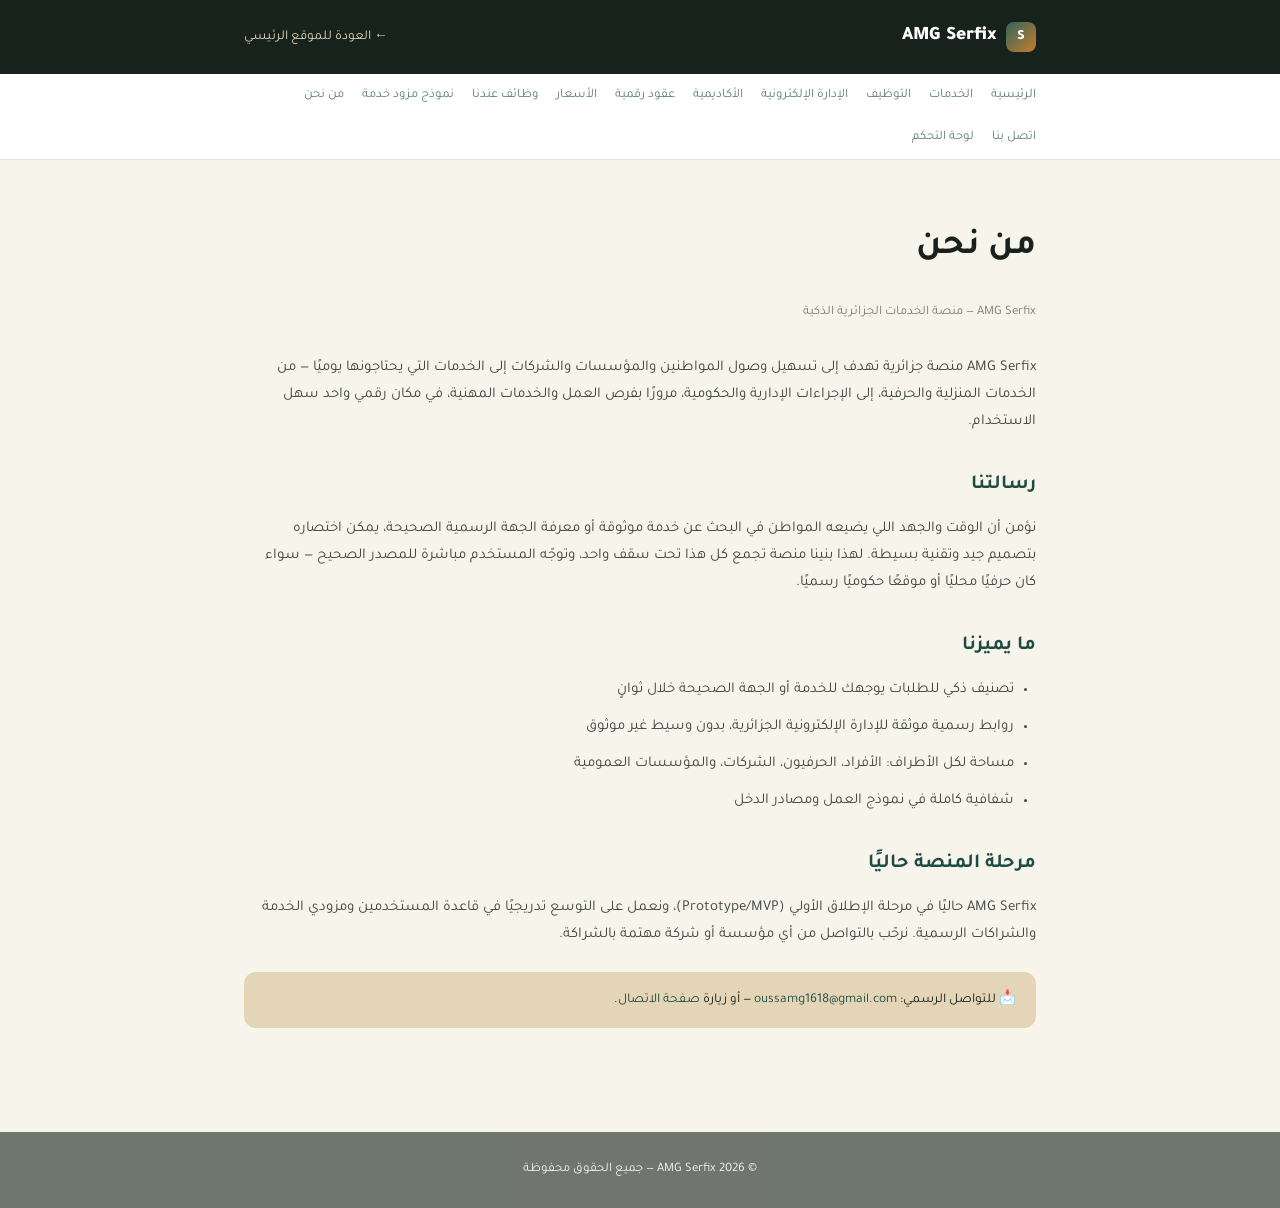
<file: about.html>
<!DOCTYPE html>
<html lang="ar" dir="rtl">
<head>
<meta charset="UTF-8"><meta name="viewport" content="width=device-width, initial-scale=1.0">
<title>من نحن | AMG Serfix</title>
<link href="https://fonts.googleapis.com/css2?family=Tajawal:wght@300;400;500;700;900&display=swap" rel="stylesheet">
<link rel="stylesheet" href="shared.css">
</head>
<body>
<header><div class="container">
  <div class="logo"><div class="logo-mark">S</div> AMG Serfix</div>
  <a href="index.html" class="back-link">← العودة للموقع الرئيسي</a>
</div></header>
<div class="quick-nav"><div class="container">
  <a href="index.html">الرئيسية</a>
  <a href="index.html#categories">الخدمات</a>
  <a href="index.html#jobs">التوظيف</a>
  <a href="index.html#egov">الإدارة الإلكترونية</a>
  <a href="index.html#academy">الأكاديمية</a>
  <a href="contract-generator.html">عقود رقمية</a>
  <a href="pricing.html">الأسعار</a>
  <a href="careers.html">وظائف عندنا</a>
  <a href="provider-profile.html">نموذج مزود خدمة</a>
  <a href="about.html">من نحن</a>
  <a href="contact.html">اتصل بنا</a>
  <a href="admin.html">لوحة التحكم</a>
</div></div>

<main><div class="container">
  <h1>من نحن</h1>
  <p class="updated">AMG Serfix — منصة الخدمات الجزائرية الذكية</p>

  <p>AMG Serfix منصة جزائرية تهدف إلى تسهيل وصول المواطنين والمؤسسات والشركات إلى الخدمات التي يحتاجونها يوميًا — من الخدمات المنزلية والحرفية، إلى الإجراءات الإدارية والحكومية، مرورًا بفرص العمل والخدمات المهنية، في مكان رقمي واحد سهل الاستخدام.</p>

  <h2>رسالتنا</h2>
  <p>نؤمن أن الوقت والجهد اللي يضيعه المواطن في البحث عن خدمة موثوقة أو معرفة الجهة الرسمية الصحيحة، يمكن اختصاره بتصميم جيد وتقنية بسيطة. لهذا بنينا منصة تجمع كل هذا تحت سقف واحد، وتوجّه المستخدم مباشرة للمصدر الصحيح — سواء كان حرفيًا محليًا أو موقعًا حكوميًا رسميًا.</p>

  <h2>ما يميزنا</h2>
  <ul>
    <li>تصنيف ذكي للطلبات يوجهك للخدمة أو الجهة الصحيحة خلال ثوانٍ</li>
    <li>روابط رسمية موثقة للإدارة الإلكترونية الجزائرية، بدون وسيط غير موثوق</li>
    <li>مساحة لكل الأطراف: الأفراد، الحرفيون، الشركات، والمؤسسات العمومية</li>
    <li>شفافية كاملة في نموذج العمل ومصادر الدخل</li>
  </ul>

  <h2>مرحلة المنصة حاليًا</h2>
  <p>AMG Serfix حاليًا في مرحلة الإطلاق الأولي (Prototype/MVP)، ونعمل على التوسع تدريجيًا في قاعدة المستخدمين ومزودي الخدمة والشراكات الرسمية. نرحّب بالتواصل من أي مؤسسة أو شركة مهتمة بالشراكة.</p>

  <div class="note">📩 للتواصل الرسمي: <a href="mailto:oussamg1618@gmail.com">oussamg1618@gmail.com</a> — أو زيارة <a href="contact.html">صفحة الاتصال</a>.</div>
</div></main>
<footer>© 2026 AMG Serfix — جميع الحقوق محفوظة</footer>
</body>
</html>
</file>
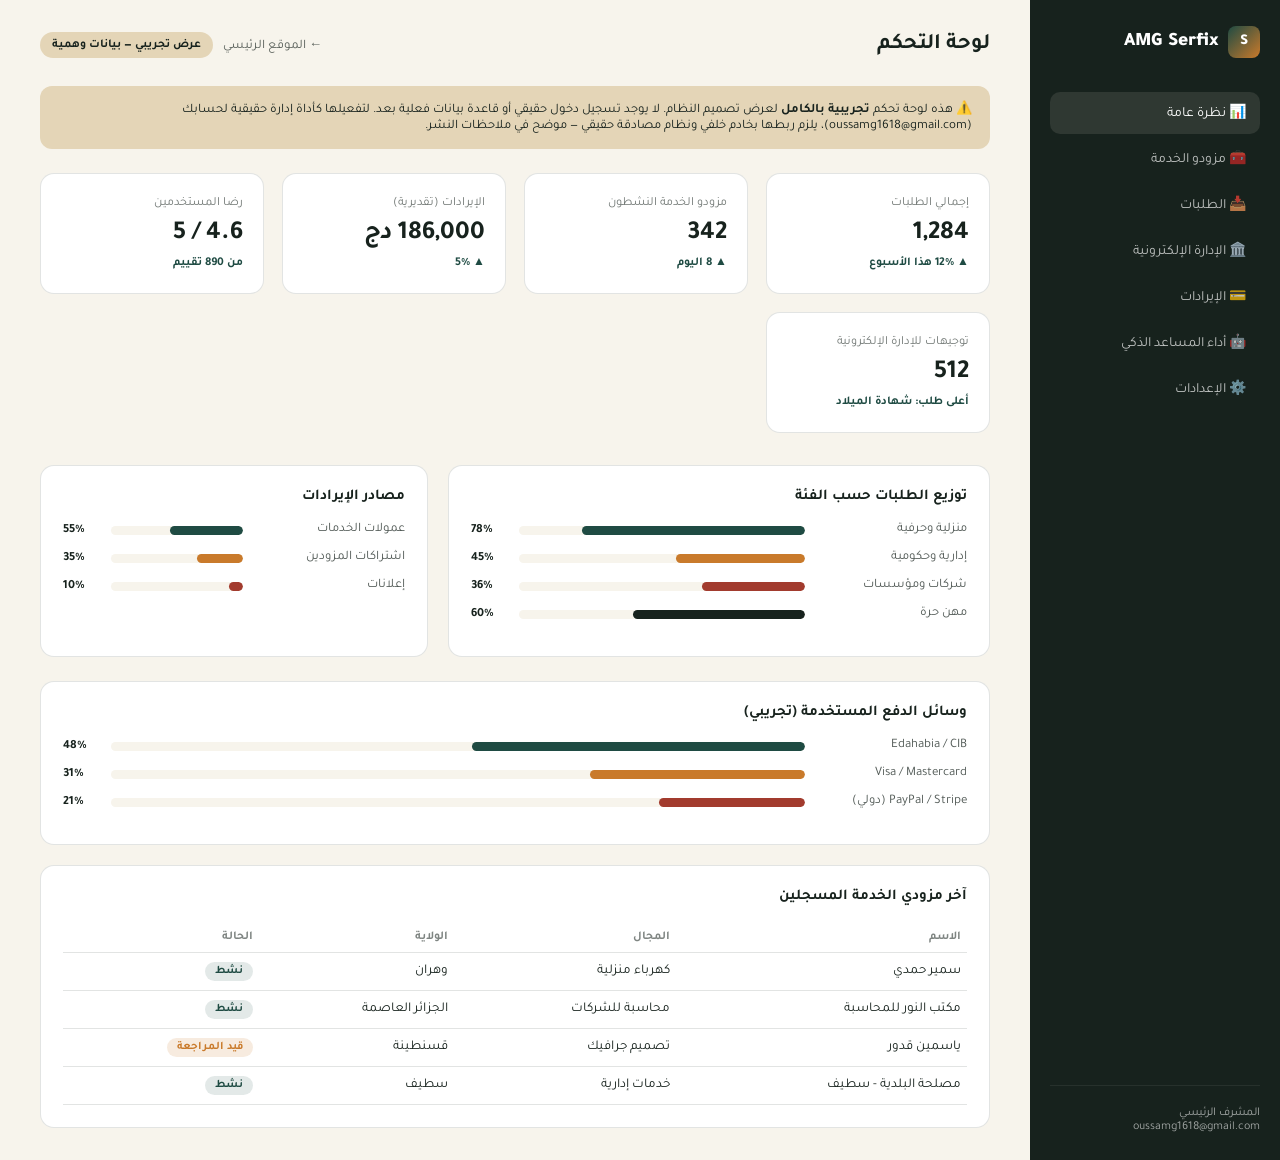
<file: admin.html>
<!DOCTYPE html>
<html lang="ar" dir="rtl">
<head>
<meta charset="UTF-8">
<meta name="viewport" content="width=device-width, initial-scale=1.0">
<title>لوحة التحكم | AMG Serfix</title>
<link href="https://fonts.googleapis.com/css2?family=Tajawal:wght@300;400;500;700;900&display=swap" rel="stylesheet">
<style>
  :root{
    --ink:#17221D; --paper:#F7F4EC; --teal:#1F4B43; --teal-light:#2E685D;
    --sand:#E4D5B7; --amber:#C97A2B; --clay:#A23B2E; --line: rgba(23,34,29,0.12);
  }
  *{box-sizing:border-box; margin:0; padding:0;}
  body{font-family:'Tajawal',sans-serif; background:var(--paper); color:var(--ink);}
  a{text-decoration:none; color:inherit;}
  .layout{display:grid; grid-template-columns:250px 1fr; min-height:100vh;}
  .sidebar{background:var(--ink); color:#fff; padding:26px 20px; display:flex; flex-direction:column;}
  .brand{display:flex; align-items:center; gap:10px; font-weight:900; font-size:19px; margin-bottom:34px;}
  .brand-mark{width:32px; height:32px; border-radius:8px; background:linear-gradient(135deg,var(--teal),var(--amber)); display:flex; align-items:center; justify-content:center; font-size:15px;}
  .side-link{padding:11px 14px; border-radius:10px; font-size:14px; opacity:.72; margin-bottom:4px; display:flex; align-items:center; gap:10px; cursor:pointer;}
  .side-link.active{background:rgba(247,244,236,0.1); opacity:1;}
  .side-owner{margin-top:auto; padding-top:20px; border-top:1px solid rgba(247,244,236,0.12); font-size:12px; opacity:.6;}
  .main{padding:32px 40px;}
  .topbar{display:flex; justify-content:space-between; align-items:center; margin-bottom:28px;}
  .topbar h1{font-size:22px;}
  .badge-demo{background:var(--sand); color:var(--ink); font-size:12px; font-weight:700; padding:6px 12px; border-radius:100px;}
  .kpi-grid{display:grid; grid-template-columns:repeat(auto-fit, minmax(190px,1fr)); gap:18px; margin-bottom:32px;}
  .kpi{background:#fff; border:1px solid var(--line); border-radius:14px; padding:20px;}
  .kpi span.label{font-size:12.5px; opacity:.6;}
  .kpi b{display:block; font-size:26px; margin:6px 0 4px;}
  .kpi .delta{font-size:12px; color:var(--teal); font-weight:700;}
  .panels{display:grid; grid-template-columns:1.4fr 1fr; gap:20px; margin-bottom:24px;}
  .panel{background:#fff; border:1px solid var(--line); border-radius:14px; padding:22px;}
  .panel h3{font-size:15px; margin-bottom:16px;}
  .bar-row{display:flex; align-items:center; gap:12px; margin-bottom:12px; font-size:13px;}
  .bar-row .name{width:150px; flex-shrink:0; opacity:.75;}
  .bar-track{flex:1; height:9px; background:var(--paper); border-radius:100px; overflow:hidden;}
  .bar-fill{height:100%; background:var(--teal); border-radius:100px;}
  .bar-val{width:36px; text-align:left; font-weight:700; font-size:12.5px;}
  table{width:100%; border-collapse:collapse; font-size:13.5px;}
  th{text-align:right; font-size:12px; opacity:.55; padding:8px 6px; border-bottom:1px solid var(--line);}
  td{padding:10px 6px; border-bottom:1px solid var(--line);}
  .status{padding:4px 10px; border-radius:100px; font-size:11.5px; font-weight:700;}
  .status.active{background:rgba(31,75,67,0.12); color:var(--teal);}
  .status.pending{background:rgba(201,122,43,0.15); color:var(--amber);}
  .note{background:var(--sand); border-radius:12px; padding:14px 18px; font-size:13px; margin-bottom:24px;}
  @media (max-width:900px){
    .layout{grid-template-columns:1fr;}
    .sidebar{display:none;}
    .kpi-grid{grid-template-columns:repeat(2,1fr);}
    .panels{grid-template-columns:1fr;}
  }
</style>
</head>
<body>
<div class="layout">
  <aside class="sidebar">
    <div class="brand"><div class="brand-mark">S</div> AMG Serfix</div>
    <div class="side-link active">📊 نظرة عامة</div>
    <div class="side-link">🧰 مزودو الخدمة</div>
    <div class="side-link">📥 الطلبات</div>
    <div class="side-link">🏛️ الإدارة الإلكترونية</div>
    <div class="side-link">💳 الإيرادات</div>
    <div class="side-link">🤖 أداء المساعد الذكي</div>
    <div class="side-link">⚙️ الإعدادات</div>
    <div class="side-owner">
      المشرف الرئيسي<br>
      oussamg1618@gmail.com
    </div>
  </aside>

  <main class="main">
    <div class="topbar">
      <h1>لوحة التحكم</h1>
      <div style="display:flex; gap:10px; align-items:center;">
        <a href="index.html" style="font-size:13px; opacity:.7; color:var(--ink);">← الموقع الرئيسي</a>
        <span class="badge-demo">عرض تجريبي — بيانات وهمية</span>
      </div>
    </div>

    <div class="note">
      ⚠️ هذه لوحة تحكم <b>تجريبية بالكامل</b> لعرض تصميم النظام. لا يوجد تسجيل دخول حقيقي أو قاعدة بيانات فعلية بعد. لتفعيلها كأداة إدارة حقيقية لحسابك (oussamg1618@gmail.com)، يلزم ربطها بخادم خلفي ونظام مصادقة حقيقي — موضح في ملاحظات النشر.
    </div>

    <div class="kpi-grid">
      <div class="kpi"><span class="label">إجمالي الطلبات</span><b>1,284</b><span class="delta">▲ 12% هذا الأسبوع</span></div>
      <div class="kpi"><span class="label">مزودو الخدمة النشطون</span><b>342</b><span class="delta">▲ 8 اليوم</span></div>
      <div class="kpi"><span class="label">الإيرادات (تقديرية)</span><b>186,000 دج</b><span class="delta">▲ 5% </span></div>
      <div class="kpi"><span class="label">رضا المستخدمين</span><b>4.6 / 5</b><span class="delta">من 890 تقييم</span></div>
      <div class="kpi"><span class="label">توجيهات للإدارة الإلكترونية</span><b>512</b><span class="delta">أعلى طلب: شهادة الميلاد</span></div>
    </div>

    <div class="panels">
      <div class="panel">
        <h3>توزيع الطلبات حسب الفئة</h3>
        <div class="bar-row"><span class="name">منزلية وحرفية</span><div class="bar-track"><div class="bar-fill" style="width:78%"></div></div><span class="bar-val">78%</span></div>
        <div class="bar-row"><span class="name">إدارية وحكومية</span><div class="bar-track"><div class="bar-fill" style="width:45%; background:var(--amber);"></div></div><span class="bar-val">45%</span></div>
        <div class="bar-row"><span class="name">شركات ومؤسسات</span><div class="bar-track"><div class="bar-fill" style="width:36%; background:var(--clay);"></div></div><span class="bar-val">36%</span></div>
        <div class="bar-row"><span class="name">مهن حرة</span><div class="bar-track"><div class="bar-fill" style="width:60%; background:var(--ink);"></div></div><span class="bar-val">60%</span></div>
      </div>
      <div class="panel">
        <h3>مصادر الإيرادات</h3>
        <div class="bar-row"><span class="name">عمولات الخدمات</span><div class="bar-track"><div class="bar-fill" style="width:55%"></div></div><span class="bar-val">55%</span></div>
        <div class="bar-row"><span class="name">اشتراكات المزودين</span><div class="bar-track"><div class="bar-fill" style="width:35%; background:var(--amber);"></div></div><span class="bar-val">35%</span></div>
        <div class="bar-row"><span class="name">إعلانات</span><div class="bar-track"><div class="bar-fill" style="width:10%; background:var(--clay);"></div></div><span class="bar-val">10%</span></div>
      </div>
    </div>

    <div class="panel" style="margin-bottom:20px;">
      <h3>وسائل الدفع المستخدمة (تجريبي)</h3>
      <div class="bar-row"><span class="name">Edahabia / CIB</span><div class="bar-track"><div class="bar-fill" style="width:48%"></div></div><span class="bar-val">48%</span></div>
      <div class="bar-row"><span class="name">Visa / Mastercard</span><div class="bar-track"><div class="bar-fill" style="width:31%; background:var(--amber);"></div></div><span class="bar-val">31%</span></div>
      <div class="bar-row"><span class="name">PayPal / Stripe (دولي)</span><div class="bar-track"><div class="bar-fill" style="width:21%; background:var(--clay);"></div></div><span class="bar-val">21%</span></div>
    </div>

    <div class="panel">
      <h3>آخر مزودي الخدمة المسجلين</h3>
      <table>
        <thead><tr><th>الاسم</th><th>المجال</th><th>الولاية</th><th>الحالة</th></tr></thead>
        <tbody>
          <tr><td>سمير حمدي</td><td>كهرباء منزلية</td><td>وهران</td><td><span class="status active">نشط</span></td></tr>
          <tr><td>مكتب النور للمحاسبة</td><td>محاسبة للشركات</td><td>الجزائر العاصمة</td><td><span class="status active">نشط</span></td></tr>
          <tr><td>ياسمين قدور</td><td>تصميم جرافيك</td><td>قسنطينة</td><td><span class="status pending">قيد المراجعة</span></td></tr>
          <tr><td>مصلحة البلدية - سطيف</td><td>خدمات إدارية</td><td>سطيف</td><td><span class="status active">نشط</span></td></tr>
        </tbody>
      </table>
    </div>
  </main>
</div>
</body>
</html>
</file>
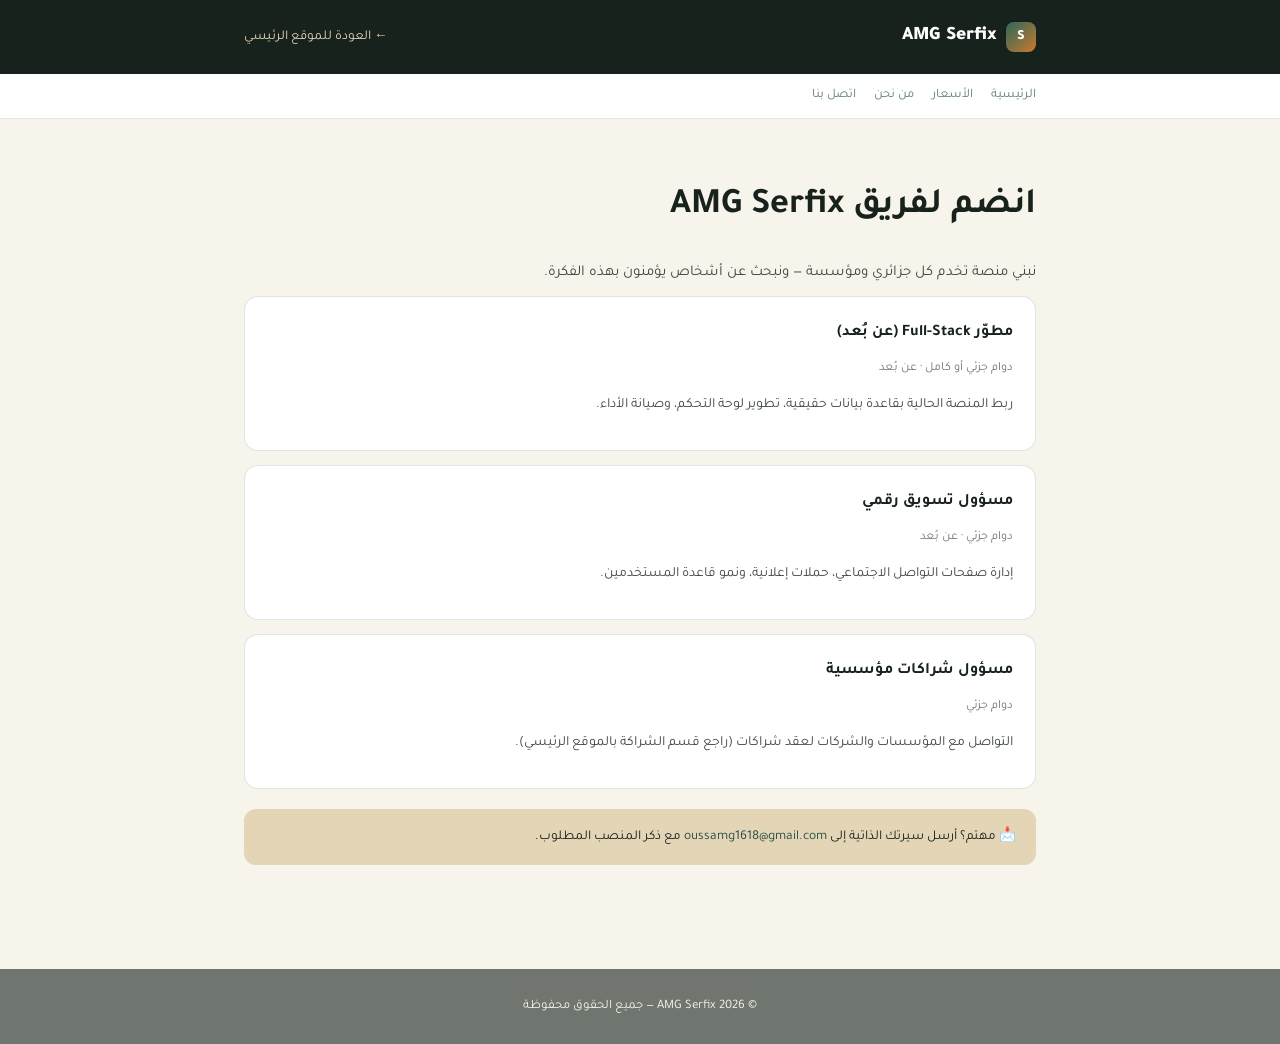
<file: careers.html>
<!DOCTYPE html>
<html lang="ar" dir="rtl">
<head>
<meta charset="UTF-8"><meta name="viewport" content="width=device-width, initial-scale=1.0">
<title>انضم لفريقنا | AMG Serfix</title>
<link href="https://fonts.googleapis.com/css2?family=Tajawal:wght@300;400;500;700;900&display=swap" rel="stylesheet">
<link rel="stylesheet" href="shared.css">
<style>
  .role-card{background:#fff; border:1px solid var(--line); border-radius:14px; padding:22px; margin-bottom:14px;}
  .role-card h3{font-size:16px; margin-bottom:6px;}
  .role-card span{font-size:12.5px; opacity:.6;}
</style>
</head>
<body>
<header><div class="container">
  <div class="logo"><div class="logo-mark">S</div> AMG Serfix</div>
  <a href="index.html" class="back-link">← العودة للموقع الرئيسي</a>
</div></header>
<div class="quick-nav"><div class="container">
  <a href="index.html">الرئيسية</a>
  <a href="pricing.html">الأسعار</a>
  <a href="about.html">من نحن</a>
  <a href="contact.html">اتصل بنا</a>
</div></div>
<main><div class="container">
  <h1>انضم لفريق AMG Serfix</h1>
  <p>نبني منصة تخدم كل جزائري ومؤسسة — ونبحث عن أشخاص يؤمنون بهذه الفكرة.</p>

  <div class="role-card">
    <h3>مطوّر Full-Stack (عن بُعد)</h3>
    <span>دوام جزئي أو كامل · عن بُعد</span>
    <p style="margin-top:10px; font-size:14px;">ربط المنصة الحالية بقاعدة بيانات حقيقية، تطوير لوحة التحكم، وصيانة الأداء.</p>
  </div>
  <div class="role-card">
    <h3>مسؤول تسويق رقمي</h3>
    <span>دوام جزئي · عن بُعد</span>
    <p style="margin-top:10px; font-size:14px;">إدارة صفحات التواصل الاجتماعي، حملات إعلانية، ونمو قاعدة المستخدمين.</p>
  </div>
  <div class="role-card">
    <h3>مسؤول شراكات مؤسسية</h3>
    <span>دوام جزئي</span>
    <p style="margin-top:10px; font-size:14px;">التواصل مع المؤسسات والشركات لعقد شراكات (راجع قسم الشراكة بالموقع الرئيسي).</p>
  </div>

  <div class="note" style="margin-top:20px;">📩 مهتم؟ أرسل سيرتك الذاتية إلى <a href="mailto:oussamg1618@gmail.com">oussamg1618@gmail.com</a> مع ذكر المنصب المطلوب.</div>
</div></main>
<footer>© 2026 AMG Serfix — جميع الحقوق محفوظة</footer>
</body>
</html>
</file>
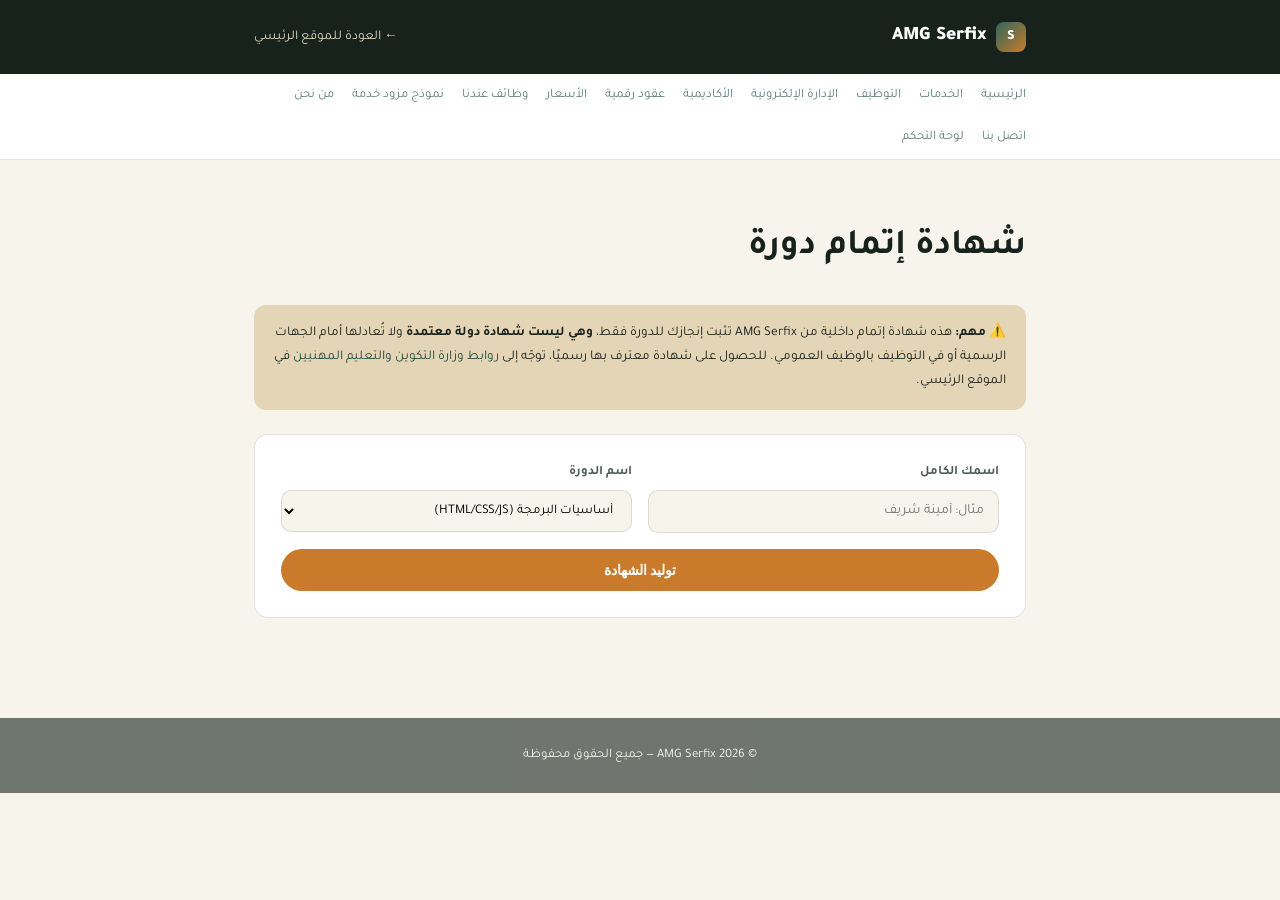
<file: certificate-generator.html>
<!DOCTYPE html>
<html lang="ar" dir="rtl">
<head>
<meta charset="UTF-8"><meta name="viewport" content="width=device-width, initial-scale=1.0">
<title>شهادة إتمام دورة | AMG Serfix</title>
<link href="https://fonts.googleapis.com/css2?family=Tajawal:wght@300;400;500;700;900&family=Amiri:wght@700&display=swap" rel="stylesheet">
<link rel="stylesheet" href="shared.css">
<style>
  .container{max-width:820px;}
  .panel{background:#fff; border:1px solid var(--line); border-radius:14px; padding:26px; margin-bottom:20px;}
  .grid2{display:grid; grid-template-columns:1fr 1fr; gap:16px;}
  .cert-preview{
    background:#fff; border:10px solid var(--teal); border-radius:4px; padding:44px 36px; text-align:center;
    position:relative; overflow:hidden;
  }
  .cert-preview::before{
    content:""; position:absolute; inset:14px; border:1.5px solid var(--sand); pointer-events:none;
  }
  .cert-badge{width:70px; height:70px; border-radius:50%; background:linear-gradient(135deg,var(--teal),var(--amber)); margin:0 auto 18px; display:flex; align-items:center; justify-content:center; color:#fff; font-size:28px;}
  .cert-preview h2{font-family:'Amiri',serif; font-size:26px; margin-bottom:6px;}
  .cert-preview .sub{font-size:12.5px; opacity:.6; margin-bottom:26px; letter-spacing:1px;}
  .cert-name{font-family:'Amiri',serif; font-size:24px; color:var(--teal); margin:14px 0; border-bottom:1px solid var(--sand); display:inline-block; padding-bottom:6px;}
  .cert-course{font-size:16px; font-weight:700; margin-bottom:6px;}
  .cert-date{font-size:13px; opacity:.6; margin-bottom:20px;}
  .hash-box{background:var(--ink); color:var(--sand); border-radius:10px; padding:12px 16px; font-family:monospace; font-size:11.5px; word-break:break-all; margin-top:16px;}
</style>
</head>
<body>
<header><div class="container">
  <div class="logo"><div class="logo-mark">S</div> AMG Serfix</div>
  <a href="index.html" class="back-link">← العودة للموقع الرئيسي</a>
</div></header>
<div class="quick-nav"><div class="container">
  <a href="index.html">الرئيسية</a>
  <a href="index.html#categories">الخدمات</a>
  <a href="index.html#jobs">التوظيف</a>
  <a href="index.html#egov">الإدارة الإلكترونية</a>
  <a href="index.html#academy">الأكاديمية</a>
  <a href="contract-generator.html">عقود رقمية</a>
  <a href="pricing.html">الأسعار</a>
  <a href="careers.html">وظائف عندنا</a>
  <a href="provider-profile.html">نموذج مزود خدمة</a>
  <a href="about.html">من نحن</a>
  <a href="contact.html">اتصل بنا</a>
  <a href="admin.html">لوحة التحكم</a>
</div></div>

<main><div class="container">
  <h1>شهادة إتمام دورة</h1>

  <div class="note">⚠️ <b>مهم:</b> هذه شهادة إتمام داخلية من AMG Serfix تثبت إنجازك للدورة فقط، <b>وهي ليست شهادة دولة معتمدة</b> ولا تُعادلها أمام الجهات الرسمية أو في التوظيف بالوظيف العمومي. للحصول على شهادة معترف بها رسميًا، توجّه إلى <a href="index.html#academy">روابط وزارة التكوين والتعليم المهنيين</a> في الموقع الرئيسي.</div>

  <div class="panel">
    <div class="grid2">
      <div class="form-row"><label>اسمك الكامل</label><input type="text" id="g-name" placeholder="مثال: أمينة شريف"></div>
      <div class="form-row"><label>اسم الدورة</label>
        <select id="g-course" style="width:100%; padding:12px 14px; border:1px solid var(--line); border-radius:10px; font-family:'Tajawal'; background:var(--paper);">
          <option>أساسيات البرمجة (HTML/CSS/JS)</option>
          <option>الإنجليزية للمقابلات المهنية</option>
          <option>إدارة مشروع صغير خطوة بخطوة</option>
          <option>مدخل إلى الذكاء الاصطناعي</option>
        </select>
      </div>
    </div>
    <button class="btn" onclick="generateCert()">توليد الشهادة</button>
  </div>

  <div id="cert-output" style="display:none;">
    <div class="cert-preview" id="cert-preview">
      <div class="cert-badge">🎓</div>
      <h2>شهادة إتمام دورة</h2>
      <div class="sub">صادرة عن أكاديمية AMG Serfix — شهادة داخلية غير حكومية</div>
      <div>نشهد بأن</div>
      <div class="cert-name" id="p-name">—</div>
      <div>قد أتمّ/ت بنجاح دورة</div>
      <div class="cert-course" id="p-course">—</div>
      <div class="cert-date" id="p-date">—</div>
      <div class="hash-box">🔐 رمز التحقق: <span id="p-hash"></span></div>
    </div>
    <button class="btn" style="margin-top:16px;" onclick="window.print()">🖨️ طباعة / حفظ كـ PDF</button>
  </div>
</div></main>
<footer>© 2026 AMG Serfix — جميع الحقوق محفوظة</footer>

<script>
async function sha256(text){
  const enc = new TextEncoder().encode(text);
  const buf = await crypto.subtle.digest('SHA-256', enc);
  return Array.from(new Uint8Array(buf)).map(b => b.toString(16).padStart(2,'0')).join('');
}
async function generateCert(){
  const name = document.getElementById('g-name').value.trim() || '—';
  const course = document.getElementById('g-course').value;
  const date = new Date().toLocaleDateString('ar-DZ', {year:'numeric', month:'long', day:'numeric'});
  document.getElementById('p-name').textContent = name;
  document.getElementById('p-course').textContent = course;
  document.getElementById('p-date').textContent = date;
  const hash = await sha256(`${name}|${course}|${date}|${Date.now()}`);
  document.getElementById('p-hash').textContent = hash;
  document.getElementById('cert-output').style.display = 'block';
  document.getElementById('cert-output').scrollIntoView({behavior:'smooth'});
}
</script>
</body>
</html>
</file>
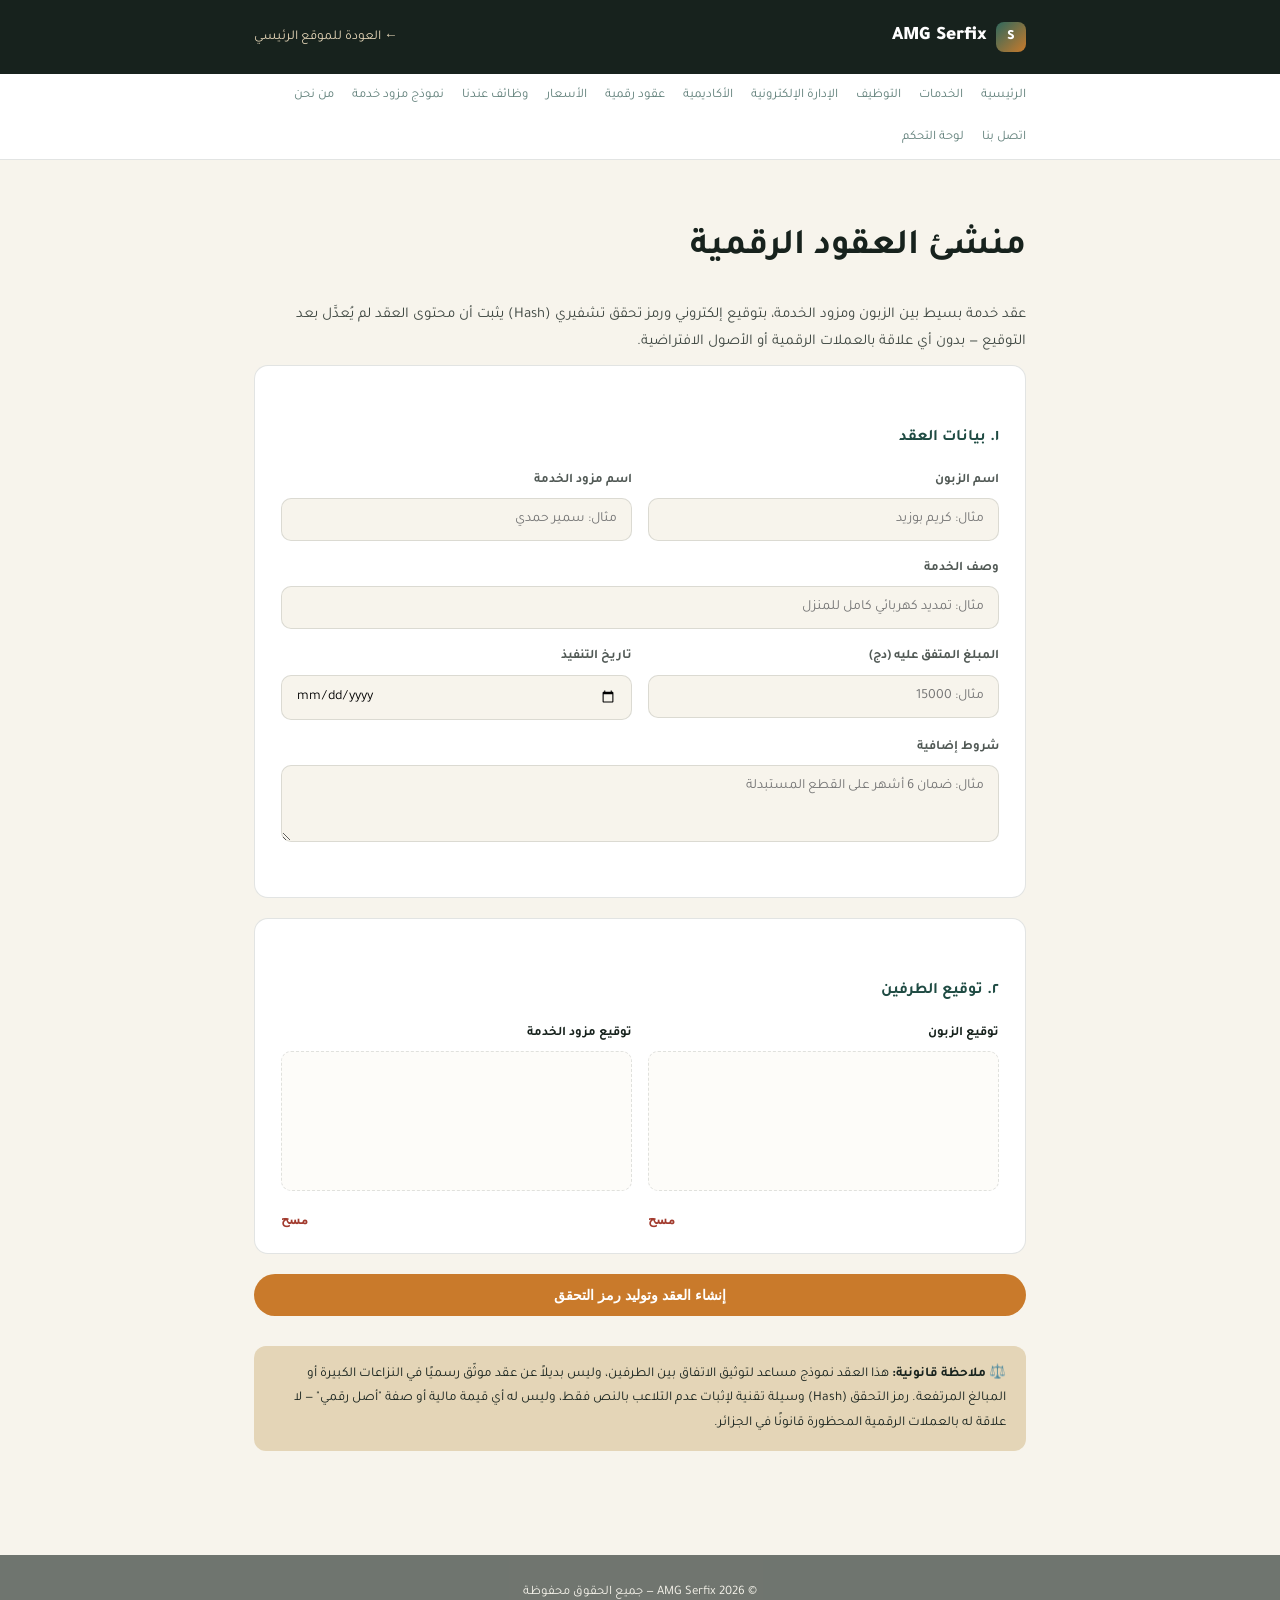
<file: contract-generator.html>
<!DOCTYPE html>
<html lang="ar" dir="rtl">
<head>
<meta charset="UTF-8"><meta name="viewport" content="width=device-width, initial-scale=1.0">
<title>العقود الرقمية | AMG Serfix</title>
<link href="https://fonts.googleapis.com/css2?family=Tajawal:wght@300;400;500;700;900&display=swap" rel="stylesheet">
<link rel="stylesheet" href="shared.css">
<style>
  .container{max-width:820px;}
  .panel{background:#fff; border:1px solid var(--line); border-radius:14px; padding:26px; margin-bottom:20px;}
  .grid2{display:grid; grid-template-columns:1fr 1fr; gap:16px;}
  .sig-pad{border:1px dashed var(--line); border-radius:10px; touch-action:none; background:#fdfcf9; width:100%; height:140px;}
  .sig-actions{display:flex; justify-content:space-between; margin-top:8px; font-size:12.5px;}
  .sig-actions button{background:none; border:none; color:var(--clay); cursor:pointer; font-weight:700;}
  .contract-preview{background:#fff; border:2px solid var(--ink); border-radius:14px; padding:30px; font-size:14px; line-height:2;}
  .contract-preview h2{font-size:18px; text-align:center; margin-bottom:6px;}
  .contract-preview .sub{text-align:center; opacity:.6; font-size:12.5px; margin-bottom:24px;}
  .hash-box{
    background:var(--ink); color:var(--sand); border-radius:10px; padding:14px 18px; font-family:monospace;
    font-size:12.5px; word-break:break-all; margin-top:20px;
  }
  .sig-preview{border-top:1px dashed var(--line); margin-top:24px; padding-top:16px; display:grid; grid-template-columns:1fr 1fr; gap:20px; text-align:center; font-size:13px;}
  .sig-preview img{max-height:60px; margin-bottom:6px;}
</style>
</head>
<body>
<header><div class="container">
  <div class="logo"><div class="logo-mark">S</div> AMG Serfix</div>
  <a href="index.html" class="back-link">← العودة للموقع الرئيسي</a>
</div></header>
<div class="quick-nav"><div class="container">
  <a href="index.html">الرئيسية</a>
  <a href="index.html#categories">الخدمات</a>
  <a href="index.html#jobs">التوظيف</a>
  <a href="index.html#egov">الإدارة الإلكترونية</a>
  <a href="index.html#academy">الأكاديمية</a>
  <a href="contract-generator.html">عقود رقمية</a>
  <a href="pricing.html">الأسعار</a>
  <a href="careers.html">وظائف عندنا</a>
  <a href="provider-profile.html">نموذج مزود خدمة</a>
  <a href="about.html">من نحن</a>
  <a href="contact.html">اتصل بنا</a>
  <a href="admin.html">لوحة التحكم</a>
</div></div>

<main><div class="container">
  <h1>منشئ العقود الرقمية</h1>
  <p>عقد خدمة بسيط بين الزبون ومزود الخدمة، بتوقيع إلكتروني ورمز تحقق تشفيري (Hash) يثبت أن محتوى العقد لم يُعدَّل بعد التوقيع — بدون أي علاقة بالعملات الرقمية أو الأصول الافتراضية.</p>

  <div class="panel">
    <h2 style="font-size:16px; margin-bottom:16px;">١. بيانات العقد</h2>
    <div class="grid2">
      <div class="form-row"><label>اسم الزبون</label><input type="text" id="c-client" placeholder="مثال: كريم بوزيد"></div>
      <div class="form-row"><label>اسم مزود الخدمة</label><input type="text" id="c-provider" placeholder="مثال: سمير حمدي"></div>
    </div>
    <div class="form-row"><label>وصف الخدمة</label><input type="text" id="c-service" placeholder="مثال: تمديد كهربائي كامل للمنزل"></div>
    <div class="grid2">
      <div class="form-row"><label>المبلغ المتفق عليه (دج)</label><input type="text" id="c-price" placeholder="مثال: 15000"></div>
      <div class="form-row"><label>تاريخ التنفيذ</label><input type="date" id="c-date"></div>
    </div>
    <div class="form-row"><label>شروط إضافية</label><textarea id="c-terms" rows="3" placeholder="مثال: ضمان 6 أشهر على القطع المستبدلة"></textarea></div>
  </div>

  <div class="panel">
    <h2 style="font-size:16px; margin-bottom:16px;">٢. توقيع الطرفين</h2>
    <div class="grid2">
      <div>
        <label style="font-size:13px; font-weight:700; display:block; margin-bottom:6px;">توقيع الزبون</label>
        <canvas class="sig-pad" id="sig-client"></canvas>
        <div class="sig-actions"><span></span><button onclick="clearSig('sig-client')">مسح</button></div>
      </div>
      <div>
        <label style="font-size:13px; font-weight:700; display:block; margin-bottom:6px;">توقيع مزود الخدمة</label>
        <canvas class="sig-pad" id="sig-provider"></canvas>
        <div class="sig-actions"><span></span><button onclick="clearSig('sig-provider')">مسح</button></div>
      </div>
    </div>
  </div>

  <button class="btn" onclick="generateContract()">إنشاء العقد وتوليد رمز التحقق</button>

  <div id="contract-output" style="display:none; margin-top:28px;">
    <div class="contract-preview" id="contract-preview">
      <h2>عقد تقديم خدمة</h2>
      <div class="sub">صادر عبر منصة AMG Serfix</div>
      <p><b>الطرف الأول (الزبون):</b> <span id="p-client"></span></p>
      <p><b>الطرف الثاني (مزود الخدمة):</b> <span id="p-provider"></span></p>
      <p><b>موضوع العقد:</b> <span id="p-service"></span></p>
      <p><b>المبلغ المتفق عليه:</b> <span id="p-price"></span> دج</p>
      <p><b>تاريخ التنفيذ:</b> <span id="p-date"></span></p>
      <p><b>شروط إضافية:</b> <span id="p-terms"></span></p>
      <div class="sig-preview">
        <div><img id="p-sig-client" alt=""><div>توقيع الزبون</div></div>
        <div><img id="p-sig-provider" alt=""><div>توقيع مزود الخدمة</div></div>
      </div>
      <div class="hash-box">🔐 رمز التحقق (SHA-256): <span id="p-hash"></span></div>
    </div>
    <p style="font-size:12.5px; opacity:.6; margin-top:14px;">هذا الرمز يتغيّر فورًا إذا تم تعديل أي حرف في العقد — يستعمله الطرفان للتأكد لاحقًا أن النسخة التي بحوزتهما هي الأصلية دون تلاعب. اطبع هذه الصفحة أو احفظها كـ PDF من متصفحك للاحتفاظ بنسخة.</p>
    <button class="btn" style="margin-top:14px;" onclick="window.print()">🖨️ طباعة / حفظ كـ PDF</button>
  </div>

  <div class="note" style="margin-top:30px;">
    ⚖️ <b>ملاحظة قانونية:</b> هذا العقد نموذج مساعد لتوثيق الاتفاق بين الطرفين، وليس بديلاً عن عقد موثّق رسميًا في النزاعات الكبيرة أو المبالغ المرتفعة. رمز التحقق (Hash) وسيلة تقنية لإثبات عدم التلاعب بالنص فقط، وليس له أي قيمة مالية أو صفة "أصل رقمي" — لا علاقة له بالعملات الرقمية المحظورة قانونًا في الجزائر.
  </div>
</div></main>
<footer>© 2026 AMG Serfix — جميع الحقوق محفوظة</footer>

<script>
// --- Signature pads ---
function setupPad(id){
  const canvas = document.getElementById(id);
  const ctx = canvas.getContext('2d');
  function resize(){
    const ratio = window.devicePixelRatio || 1;
    canvas.width = canvas.offsetWidth * ratio;
    canvas.height = canvas.offsetHeight * ratio;
    ctx.scale(ratio, ratio);
    ctx.strokeStyle = '#17221D';
    ctx.lineWidth = 2;
    ctx.lineCap = 'round';
  }
  resize();
  let drawing = false;
  function pos(e){
    const rect = canvas.getBoundingClientRect();
    const cx = (e.touches ? e.touches[0].clientX : e.clientX) - rect.left;
    const cy = (e.touches ? e.touches[0].clientY : e.clientY) - rect.top;
    return {x:cx, y:cy};
  }
  function start(e){ drawing = true; const p = pos(e); ctx.beginPath(); ctx.moveTo(p.x,p.y); e.preventDefault(); }
  function move(e){ if(!drawing) return; const p = pos(e); ctx.lineTo(p.x,p.y); ctx.stroke(); e.preventDefault(); }
  function end(){ drawing = false; }
  canvas.addEventListener('mousedown', start);
  canvas.addEventListener('mousemove', move);
  window.addEventListener('mouseup', end);
  canvas.addEventListener('touchstart', start);
  canvas.addEventListener('touchmove', move);
  canvas.addEventListener('touchend', end);
}
setupPad('sig-client');
setupPad('sig-provider');
function clearSig(id){
  const canvas = document.getElementById(id);
  const ctx = canvas.getContext('2d');
  ctx.clearRect(0,0,canvas.width,canvas.height);
}

// --- SHA-256 hash using built-in Web Crypto (no blockchain, no currency) ---
async function sha256(text){
  const enc = new TextEncoder().encode(text);
  const buf = await crypto.subtle.digest('SHA-256', enc);
  return Array.from(new Uint8Array(buf)).map(b => b.toString(16).padStart(2,'0')).join('');
}

async function generateContract(){
  const client = document.getElementById('c-client').value || '—';
  const provider = document.getElementById('c-provider').value || '—';
  const service = document.getElementById('c-service').value || '—';
  const price = document.getElementById('c-price').value || '—';
  const date = document.getElementById('c-date').value || '—';
  const terms = document.getElementById('c-terms').value || 'لا توجد شروط إضافية';

  document.getElementById('p-client').textContent = client;
  document.getElementById('p-provider').textContent = provider;
  document.getElementById('p-service').textContent = service;
  document.getElementById('p-price').textContent = price;
  document.getElementById('p-date').textContent = date;
  document.getElementById('p-terms').textContent = terms;

  document.getElementById('p-sig-client').src = document.getElementById('sig-client').toDataURL();
  document.getElementById('p-sig-provider').src = document.getElementById('sig-provider').toDataURL();

  const fullText = `${client}|${provider}|${service}|${price}|${date}|${terms}|${Date.now()}`;
  const hash = await sha256(fullText);
  document.getElementById('p-hash').textContent = hash;

  document.getElementById('contract-output').style.display = 'block';
  document.getElementById('contract-output').scrollIntoView({behavior:'smooth'});
}
</script>
</body>
</html>
</file>
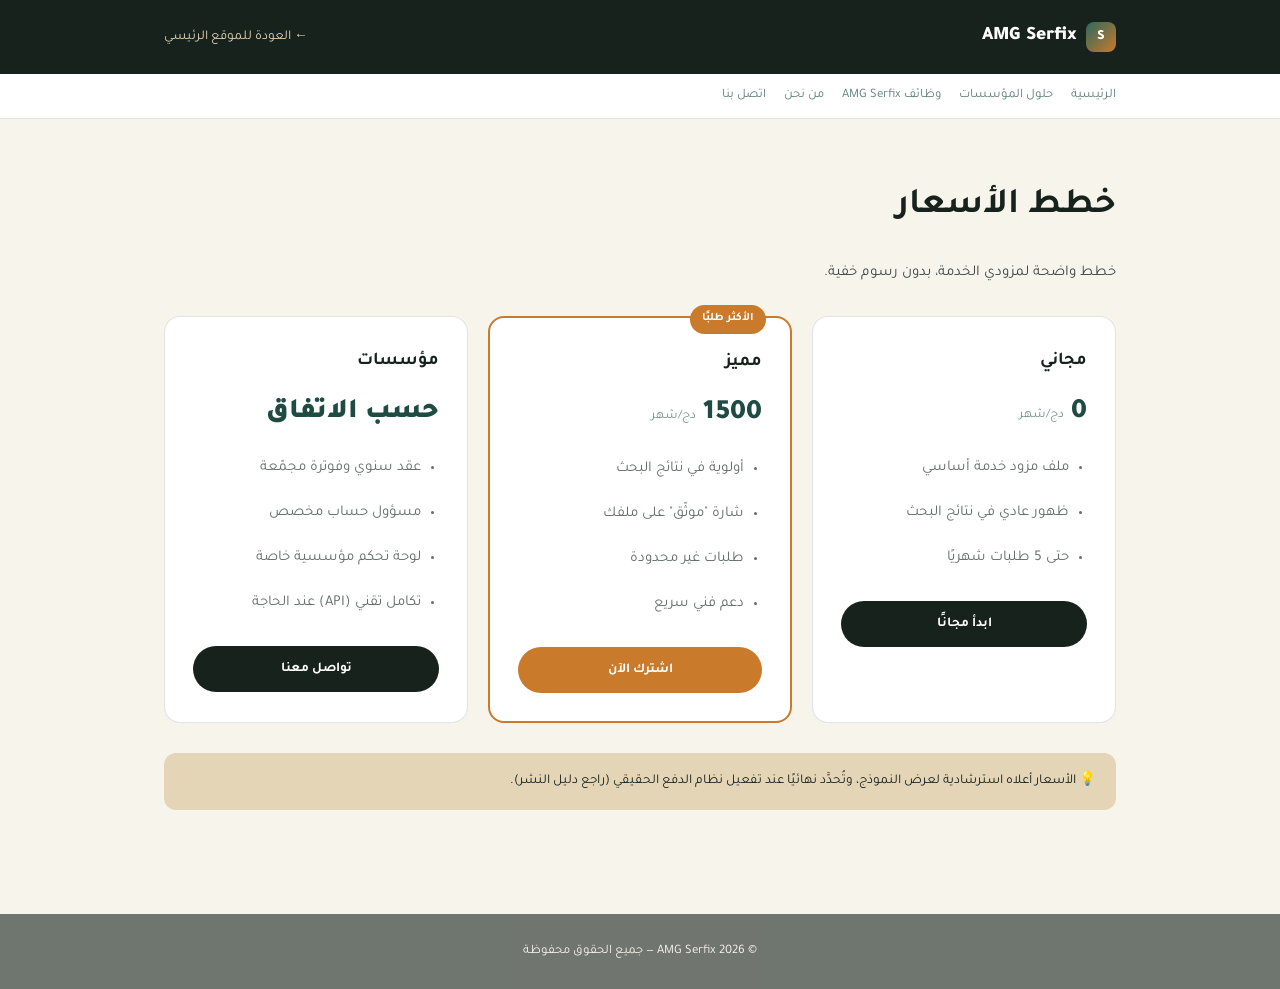
<file: pricing.html>
<!DOCTYPE html>
<html lang="ar" dir="rtl">
<head>
<meta charset="UTF-8"><meta name="viewport" content="width=device-width, initial-scale=1.0">
<title>خطط الأسعار | AMG Serfix</title>
<link href="https://fonts.googleapis.com/css2?family=Tajawal:wght@300;400;500;700;900&display=swap" rel="stylesheet">
<link rel="stylesheet" href="shared.css">
<style>
  .container{max-width:1000px;}
  .plans{display:grid; grid-template-columns:repeat(3,1fr); gap:20px; margin-top:30px;}
  .plan{background:#fff; border:1px solid var(--line); border-radius:16px; padding:28px;}
  .plan.featured{border:2px solid var(--amber); position:relative;}
  .plan.featured::before{content:"الأكثر طلبًا"; position:absolute; top:-13px; right:24px; background:var(--amber); color:#fff; font-size:11.5px; font-weight:700; padding:4px 12px; border-radius:100px;}
  .plan h3{font-size:18px; margin-bottom:6px;}
  .plan .price{font-size:28px; font-weight:900; color:var(--teal); margin:10px 0;}
  .plan .price span{font-size:13px; font-weight:400; opacity:.6;}
  .plan ul{padding-inline-start:18px; font-size:13.5px; opacity:.8; display:flex; flex-direction:column; gap:8px; margin:16px 0 20px;}
  .plan a{display:block; text-align:center; background:var(--ink); color:#fff; padding:11px; border-radius:100px; font-weight:700; font-size:13.5px;}
  .plan.featured a{background:var(--amber);}
  @media (max-width:900px){ .plans{grid-template-columns:1fr;} }
</style>
</head>
<body>
<header><div class="container">
  <div class="logo"><div class="logo-mark">S</div> AMG Serfix</div>
  <a href="index.html" class="back-link">← العودة للموقع الرئيسي</a>
</div></header>
<div class="quick-nav"><div class="container">
  <a href="index.html">الرئيسية</a>
  <a href="index.html#enterprise">حلول المؤسسات</a>
  <a href="careers.html">وظائف AMG Serfix</a>
  <a href="about.html">من نحن</a>
  <a href="contact.html">اتصل بنا</a>
</div></div>
<main><div class="container">
  <h1>خطط الأسعار</h1>
  <p>خطط واضحة لمزودي الخدمة، بدون رسوم خفية.</p>

  <div class="plans">
    <div class="plan">
      <h3>مجاني</h3>
      <div class="price">0 <span>دج/شهر</span></div>
      <ul>
        <li>ملف مزود خدمة أساسي</li>
        <li>ظهور عادي في نتائج البحث</li>
        <li>حتى 5 طلبات شهريًا</li>
      </ul>
      <a href="index.html#providers">ابدأ مجانًا</a>
    </div>
    <div class="plan featured">
      <h3>مميز</h3>
      <div class="price">1500 <span>دج/شهر</span></div>
      <ul>
        <li>أولوية في نتائج البحث</li>
        <li>شارة "موثّق" على ملفك</li>
        <li>طلبات غير محدودة</li>
        <li>دعم فني سريع</li>
      </ul>
      <a href="index.html#providers">اشترك الآن</a>
    </div>
    <div class="plan">
      <h3>مؤسسات</h3>
      <div class="price">حسب الاتفاق</div>
      <ul>
        <li>عقد سنوي وفوترة مجمّعة</li>
        <li>مسؤول حساب مخصص</li>
        <li>لوحة تحكم مؤسسية خاصة</li>
        <li>تكامل تقني (API) عند الحاجة</li>
      </ul>
      <a href="contact.html">تواصل معنا</a>
    </div>
  </div>

  <div class="note" style="margin-top:30px;">💡 الأسعار أعلاه استرشادية لعرض النموذج، وتُحدَّد نهائيًا عند تفعيل نظام الدفع الحقيقي (راجع دليل النشر).</div>
</div></main>
<footer>© 2026 AMG Serfix — جميع الحقوق محفوظة</footer>
</body>
</html>
</file>
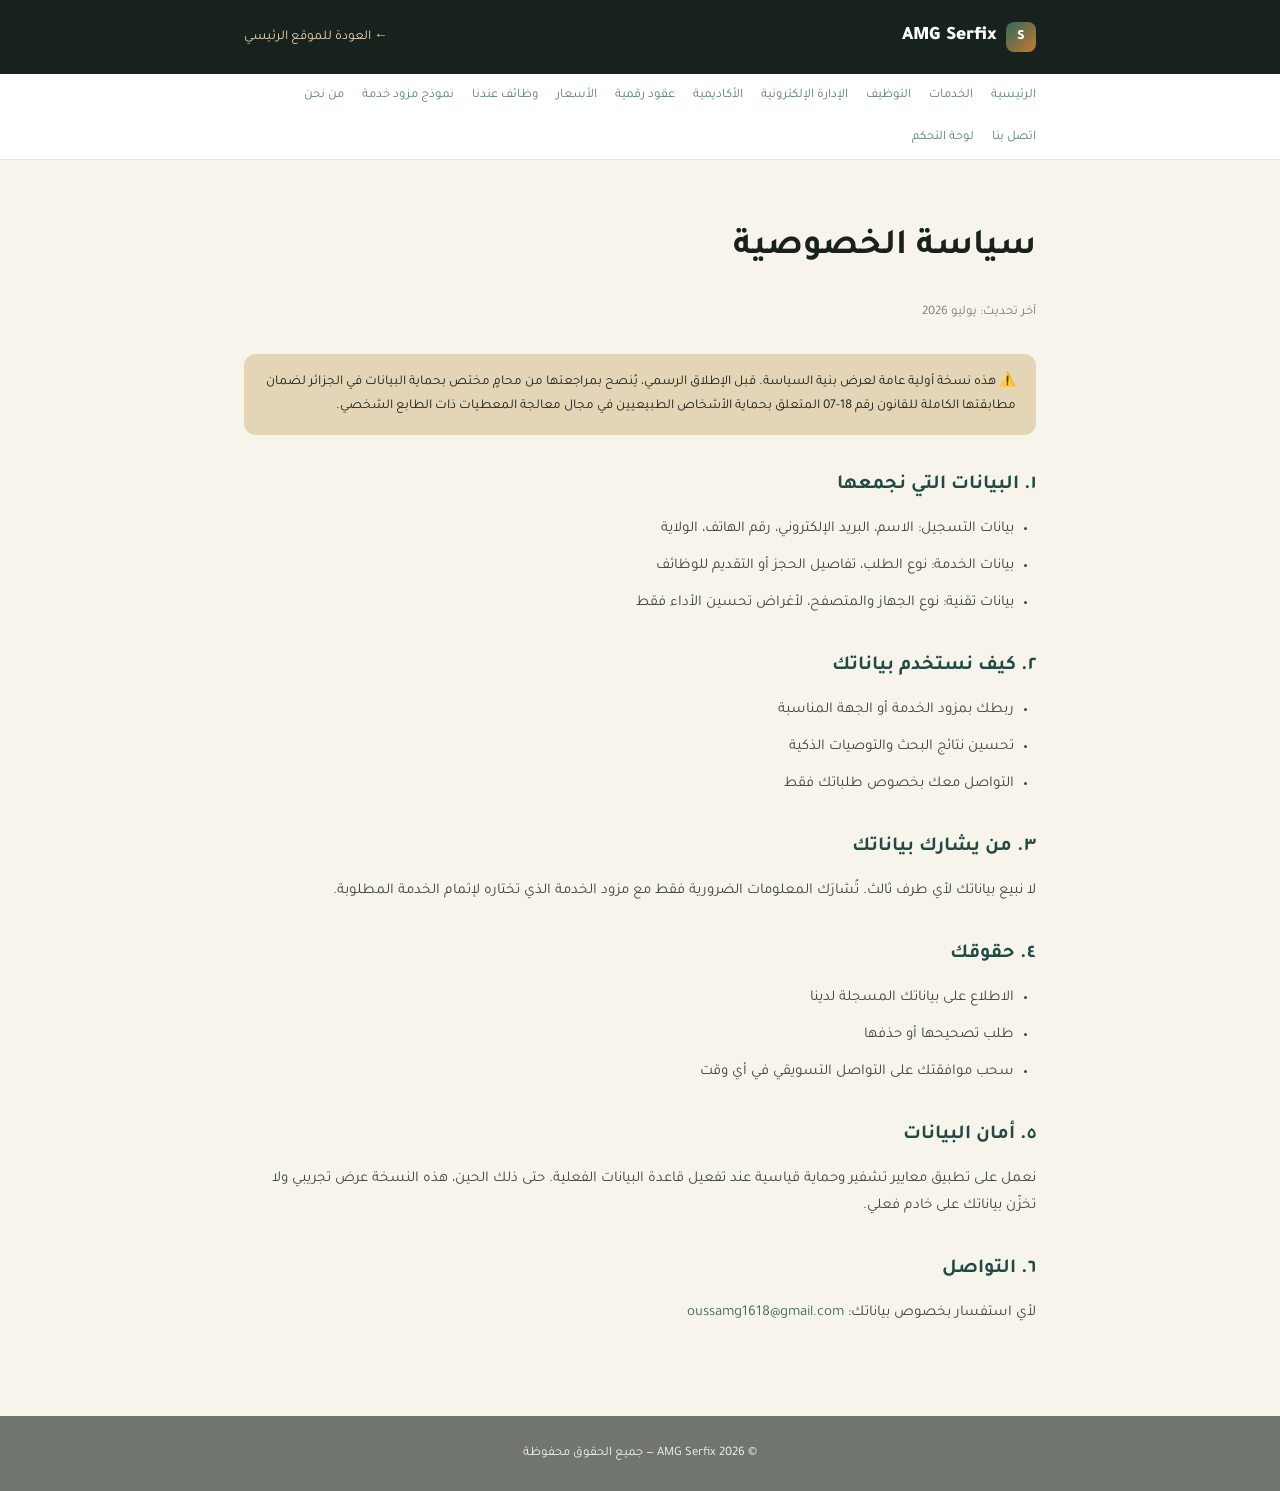
<file: privacy.html>
<!DOCTYPE html>
<html lang="ar" dir="rtl">
<head>
<meta charset="UTF-8"><meta name="viewport" content="width=device-width, initial-scale=1.0">
<title>سياسة الخصوصية | AMG Serfix</title>
<link href="https://fonts.googleapis.com/css2?family=Tajawal:wght@300;400;500;700;900&display=swap" rel="stylesheet">
<link rel="stylesheet" href="shared.css">
</head>
<body>
<header><div class="container">
  <div class="logo"><div class="logo-mark">S</div> AMG Serfix</div>
  <a href="index.html" class="back-link">← العودة للموقع الرئيسي</a>
</div></header>
<div class="quick-nav"><div class="container">
  <a href="index.html">الرئيسية</a>
  <a href="index.html#categories">الخدمات</a>
  <a href="index.html#jobs">التوظيف</a>
  <a href="index.html#egov">الإدارة الإلكترونية</a>
  <a href="index.html#academy">الأكاديمية</a>
  <a href="contract-generator.html">عقود رقمية</a>
  <a href="pricing.html">الأسعار</a>
  <a href="careers.html">وظائف عندنا</a>
  <a href="provider-profile.html">نموذج مزود خدمة</a>
  <a href="about.html">من نحن</a>
  <a href="contact.html">اتصل بنا</a>
  <a href="admin.html">لوحة التحكم</a>
</div></div>

<main><div class="container">
  <h1>سياسة الخصوصية</h1>
  <p class="updated">آخر تحديث: يوليو 2026</p>

  <div class="note">⚠️ هذه نسخة أولية عامة لعرض بنية السياسة. قبل الإطلاق الرسمي، يُنصح بمراجعتها من محامٍ مختص بحماية البيانات في الجزائر لضمان مطابقتها الكاملة للقانون رقم 18-07 المتعلق بحماية الأشخاص الطبيعيين في مجال معالجة المعطيات ذات الطابع الشخصي.</div>

  <h2>١. البيانات التي نجمعها</h2>
  <ul>
    <li>بيانات التسجيل: الاسم، البريد الإلكتروني، رقم الهاتف، الولاية</li>
    <li>بيانات الخدمة: نوع الطلب، تفاصيل الحجز أو التقديم للوظائف</li>
    <li>بيانات تقنية: نوع الجهاز والمتصفح، لأغراض تحسين الأداء فقط</li>
  </ul>

  <h2>٢. كيف نستخدم بياناتك</h2>
  <ul>
    <li>ربطك بمزود الخدمة أو الجهة المناسبة</li>
    <li>تحسين نتائج البحث والتوصيات الذكية</li>
    <li>التواصل معك بخصوص طلباتك فقط</li>
  </ul>

  <h2>٣. من يشارك بياناتك</h2>
  <p>لا نبيع بياناتك لأي طرف ثالث. تُشارَك المعلومات الضرورية فقط مع مزود الخدمة الذي تختاره لإتمام الخدمة المطلوبة.</p>

  <h2>٤. حقوقك</h2>
  <ul>
    <li>الاطلاع على بياناتك المسجلة لدينا</li>
    <li>طلب تصحيحها أو حذفها</li>
    <li>سحب موافقتك على التواصل التسويقي في أي وقت</li>
  </ul>

  <h2>٥. أمان البيانات</h2>
  <p>نعمل على تطبيق معايير تشفير وحماية قياسية عند تفعيل قاعدة البيانات الفعلية. حتى ذلك الحين، هذه النسخة عرض تجريبي ولا تخزّن بياناتك على خادم فعلي.</p>

  <h2>٦. التواصل</h2>
  <p>لأي استفسار بخصوص بياناتك: <a href="mailto:oussamg1618@gmail.com">oussamg1618@gmail.com</a></p>
</div></main>
<footer>© 2026 AMG Serfix — جميع الحقوق محفوظة</footer>
</body>
</html>
</file>
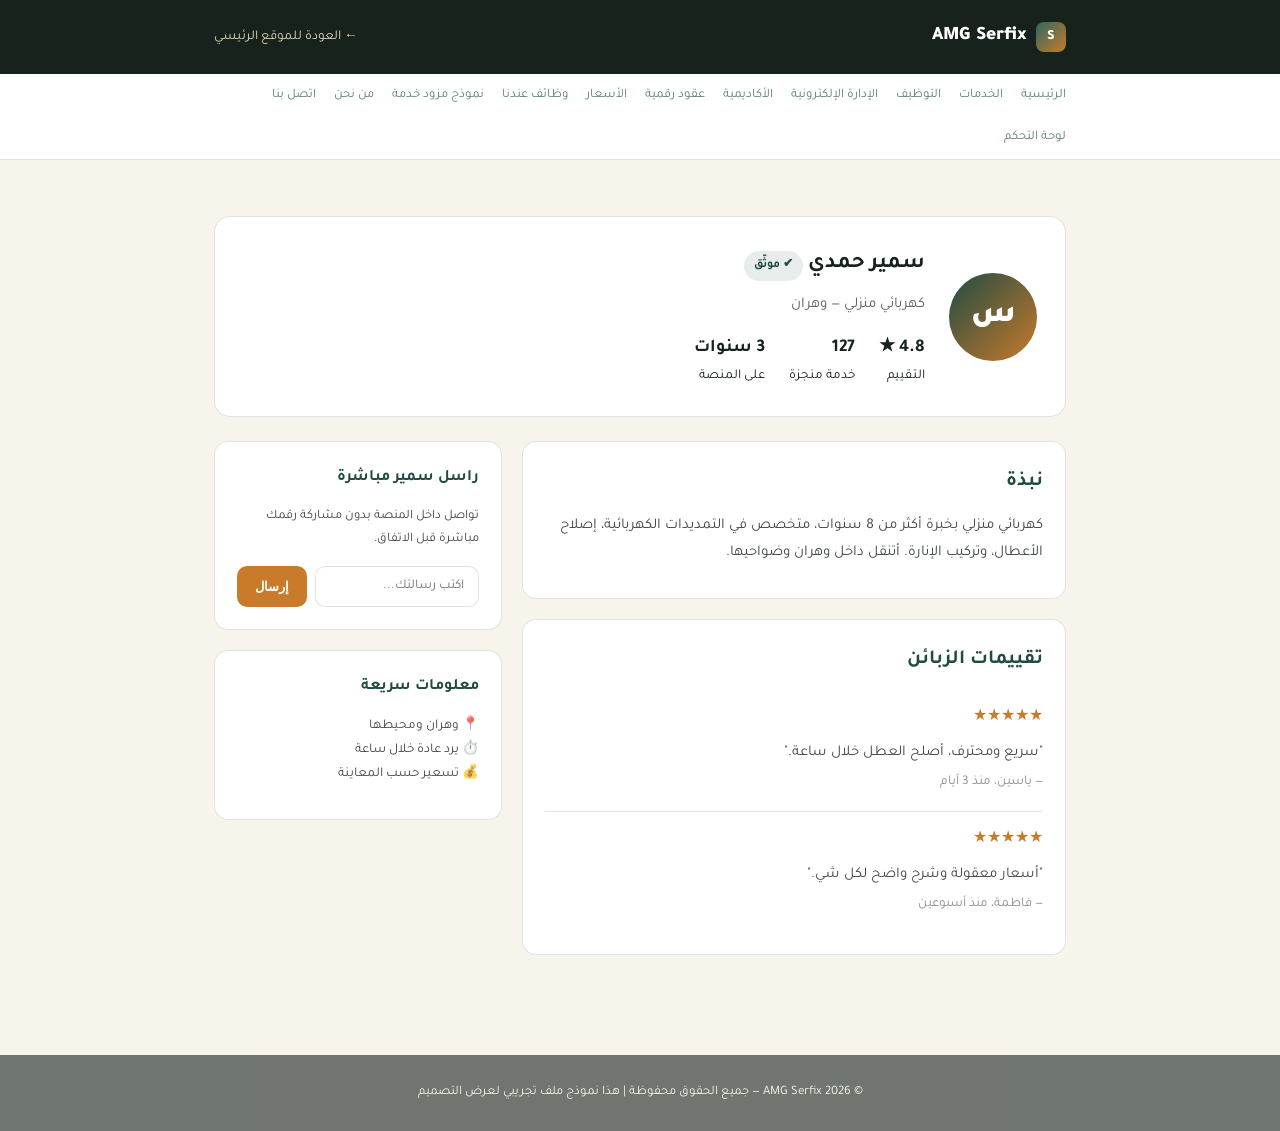
<file: provider-profile.html>
<!DOCTYPE html>
<html lang="ar" dir="rtl">
<head>
<meta charset="UTF-8"><meta name="viewport" content="width=device-width, initial-scale=1.0">
<title>سمير حمدي - كهربائي منزلي | AMG Serfix</title>
<link href="https://fonts.googleapis.com/css2?family=Tajawal:wght@300;400;500;700;900&display=swap" rel="stylesheet">
<link rel="stylesheet" href="shared.css">
<style>
  .container{max-width:900px;}
  .profile-head{display:flex; gap:24px; align-items:center; background:#fff; border:1px solid var(--line); border-radius:16px; padding:28px; margin-bottom:24px;}
  .avatar{width:88px; height:88px; border-radius:50%; background:linear-gradient(135deg,var(--teal),var(--amber)); display:flex; align-items:center; justify-content:center; color:#fff; font-size:32px; font-weight:900; flex-shrink:0;}
  .verified{display:inline-flex; align-items:center; gap:5px; background:rgba(31,75,67,0.1); color:var(--teal); font-size:12px; font-weight:700; padding:4px 10px; border-radius:100px;}
  .stats-row{display:flex; gap:24px; margin-top:14px; font-size:13.5px;}
  .stats-row b{display:block; font-size:18px;}
  .grid2{display:grid; grid-template-columns:2fr 1fr; gap:20px;}
  .panel{background:#fff; border:1px solid var(--line); border-radius:14px; padding:22px; margin-bottom:20px;}
  .review{border-bottom:1px solid var(--line); padding:14px 0;}
  .review:last-child{border:none;}
  .stars{color:var(--amber);}
  .msg-box{display:flex; gap:8px; margin-top:14px;}
  .msg-box input{flex:1; padding:11px 14px; border:1px solid var(--line); border-radius:10px; font-family:'Tajawal';}
  .msg-box button{background:var(--amber); color:#fff; border:none; border-radius:10px; padding:0 18px; font-weight:700; cursor:pointer;}
</style>
</head>
<body>
<header><div class="container">
  <div class="logo"><div class="logo-mark">S</div> AMG Serfix</div>
  <a href="index.html" class="back-link">← العودة للموقع الرئيسي</a>
</div></header>
<div class="quick-nav"><div class="container">
  <a href="index.html">الرئيسية</a>
  <a href="index.html#categories">الخدمات</a>
  <a href="index.html#jobs">التوظيف</a>
  <a href="index.html#egov">الإدارة الإلكترونية</a>
  <a href="index.html#academy">الأكاديمية</a>
  <a href="contract-generator.html">عقود رقمية</a>
  <a href="pricing.html">الأسعار</a>
  <a href="careers.html">وظائف عندنا</a>
  <a href="provider-profile.html">نموذج مزود خدمة</a>
  <a href="about.html">من نحن</a>
  <a href="contact.html">اتصل بنا</a>
  <a href="admin.html">لوحة التحكم</a>
</div></div>

<main><div class="container">

  <div class="profile-head">
    <div class="avatar">س</div>
    <div>
      <h1 style="margin-bottom:6px; font-size:22px;">سمير حمدي <span class="verified">✔ موثّق</span></h1>
      <p style="margin:0; opacity:.7;">كهربائي منزلي — وهران</p>
      <div class="stats-row">
        <div><b>4.8 ★</b>التقييم</div>
        <div><b>127</b>خدمة منجزة</div>
        <div><b>3 سنوات</b>على المنصة</div>
      </div>
    </div>
  </div>

  <div class="grid2">
    <div>
      <div class="panel">
        <h2 style="margin-top:0;">نبذة</h2>
        <p>كهربائي منزلي بخبرة أكثر من 8 سنوات، متخصص في التمديدات الكهربائية، إصلاح الأعطال، وتركيب الإنارة. أتنقل داخل وهران وضواحيها.</p>
      </div>
      <div class="panel">
        <h2 style="margin-top:0;">تقييمات الزبائن</h2>
        <div class="review"><div class="stars">★★★★★</div><p style="margin:6px 0 2px;">"سريع ومحترف، أصلح العطل خلال ساعة."</p><small style="opacity:.5;">— ياسين، منذ 3 أيام</small></div>
        <div class="review"><div class="stars">★★★★★</div><p style="margin:6px 0 2px;">"أسعار معقولة وشرح واضح لكل شي."</p><small style="opacity:.5;">— فاطمة، منذ أسبوعين</small></div>
      </div>
    </div>
    <div>
      <div class="panel">
        <h2 style="margin-top:0; font-size:16px;">راسل سمير مباشرة</h2>
        <p style="font-size:13px;">تواصل داخل المنصة بدون مشاركة رقمك مباشرة قبل الاتفاق.</p>
        <div class="msg-box">
          <input type="text" placeholder="اكتب رسالتك..." id="msg-input">
          <button onclick="sendMsg()">إرسال</button>
        </div>
        <div id="msg-confirm" style="display:none; margin-top:10px; font-size:13px; color:var(--teal); font-weight:700;">✅ تم إرسال رسالتك (تجريبيًا)</div>
      </div>
      <div class="panel">
        <h2 style="margin-top:0; font-size:16px;">معلومات سريعة</h2>
        <p style="font-size:13.5px;">📍 وهران ومحيطها<br>⏱️ يرد عادة خلال ساعة<br>💰 تسعير حسب المعاينة</p>
      </div>
    </div>
  </div>

</div></main>
<footer>© 2026 AMG Serfix — جميع الحقوق محفوظة | هذا نموذج ملف تجريبي لعرض التصميم</footer>
<script>
function sendMsg(){
  const v = document.getElementById('msg-input').value.trim();
  if(!v) return;
  document.getElementById('msg-confirm').style.display = 'block';
  document.getElementById('msg-input').value = '';
}
</script>
</body>
</html>
</file>
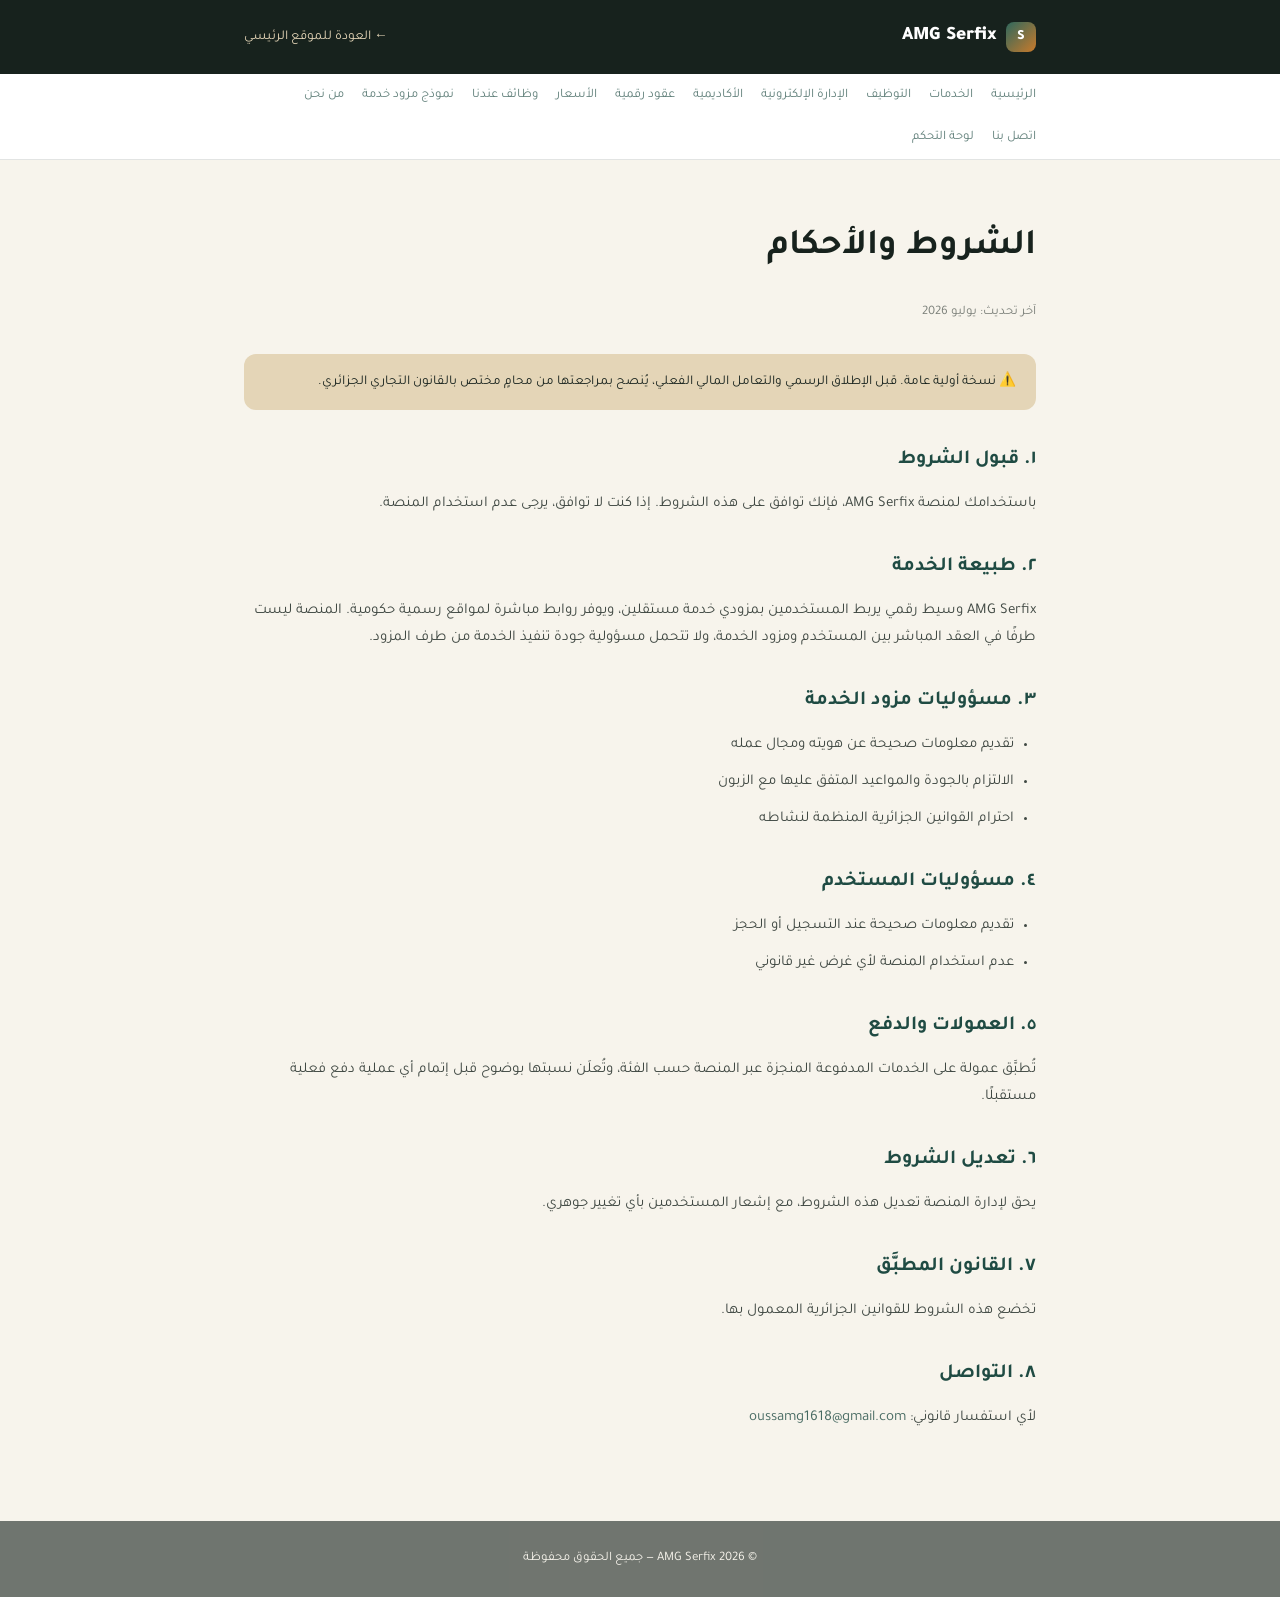
<file: terms.html>
<!DOCTYPE html>
<html lang="ar" dir="rtl">
<head>
<meta charset="UTF-8"><meta name="viewport" content="width=device-width, initial-scale=1.0">
<title>الشروط والأحكام | AMG Serfix</title>
<link href="https://fonts.googleapis.com/css2?family=Tajawal:wght@300;400;500;700;900&display=swap" rel="stylesheet">
<link rel="stylesheet" href="shared.css">
</head>
<body>
<header><div class="container">
  <div class="logo"><div class="logo-mark">S</div> AMG Serfix</div>
  <a href="index.html" class="back-link">← العودة للموقع الرئيسي</a>
</div></header>
<div class="quick-nav"><div class="container">
  <a href="index.html">الرئيسية</a>
  <a href="index.html#categories">الخدمات</a>
  <a href="index.html#jobs">التوظيف</a>
  <a href="index.html#egov">الإدارة الإلكترونية</a>
  <a href="index.html#academy">الأكاديمية</a>
  <a href="contract-generator.html">عقود رقمية</a>
  <a href="pricing.html">الأسعار</a>
  <a href="careers.html">وظائف عندنا</a>
  <a href="provider-profile.html">نموذج مزود خدمة</a>
  <a href="about.html">من نحن</a>
  <a href="contact.html">اتصل بنا</a>
  <a href="admin.html">لوحة التحكم</a>
</div></div>

<main><div class="container">
  <h1>الشروط والأحكام</h1>
  <p class="updated">آخر تحديث: يوليو 2026</p>

  <div class="note">⚠️ نسخة أولية عامة. قبل الإطلاق الرسمي والتعامل المالي الفعلي، يُنصح بمراجعتها من محامٍ مختص بالقانون التجاري الجزائري.</div>

  <h2>١. قبول الشروط</h2>
  <p>باستخدامك لمنصة AMG Serfix، فإنك توافق على هذه الشروط. إذا كنت لا توافق، يرجى عدم استخدام المنصة.</p>

  <h2>٢. طبيعة الخدمة</h2>
  <p>AMG Serfix وسيط رقمي يربط المستخدمين بمزودي خدمة مستقلين، ويوفر روابط مباشرة لمواقع رسمية حكومية. المنصة ليست طرفًا في العقد المباشر بين المستخدم ومزود الخدمة، ولا تتحمل مسؤولية جودة تنفيذ الخدمة من طرف المزود.</p>

  <h2>٣. مسؤوليات مزود الخدمة</h2>
  <ul>
    <li>تقديم معلومات صحيحة عن هويته ومجال عمله</li>
    <li>الالتزام بالجودة والمواعيد المتفق عليها مع الزبون</li>
    <li>احترام القوانين الجزائرية المنظمة لنشاطه</li>
  </ul>

  <h2>٤. مسؤوليات المستخدم</h2>
  <ul>
    <li>تقديم معلومات صحيحة عند التسجيل أو الحجز</li>
    <li>عدم استخدام المنصة لأي غرض غير قانوني</li>
  </ul>

  <h2>٥. العمولات والدفع</h2>
  <p>تُطبَّق عمولة على الخدمات المدفوعة المنجزة عبر المنصة حسب الفئة، وتُعلَن نسبتها بوضوح قبل إتمام أي عملية دفع فعلية مستقبلًا.</p>

  <h2>٦. تعديل الشروط</h2>
  <p>يحق لإدارة المنصة تعديل هذه الشروط، مع إشعار المستخدمين بأي تغيير جوهري.</p>

  <h2>٧. القانون المطبَّق</h2>
  <p>تخضع هذه الشروط للقوانين الجزائرية المعمول بها.</p>

  <h2>٨. التواصل</h2>
  <p>لأي استفسار قانوني: <a href="mailto:oussamg1618@gmail.com">oussamg1618@gmail.com</a></p>
</div></main>
<footer>© 2026 AMG Serfix — جميع الحقوق محفوظة</footer>
</body>
</html>
</file>
<file: shared.css>
:root{
  --ink:#17221D; --paper:#F7F4EC; --teal:#1F4B43; --teal-light:#2E685D;
  --sand:#E4D5B7; --amber:#C97A2B; --clay:#A23B2E; --line: rgba(23,34,29,0.12);
}
*{box-sizing:border-box; margin:0; padding:0;}
body{font-family:'Tajawal',sans-serif; background:var(--paper); color:var(--ink); line-height:1.8;}
a{color:var(--teal); text-decoration:none;}
.container{max-width:840px; margin:0 auto; padding:0 24px;}
header{background:var(--ink); padding:20px 0;}
header .container{display:flex; justify-content:space-between; align-items:center;}
.logo{color:#fff; font-weight:900; font-size:19px; display:flex; align-items:center; gap:10px;}
.logo-mark{width:30px; height:30px; border-radius:8px; background:linear-gradient(135deg,var(--teal-light),var(--amber)); display:flex; align-items:center; justify-content:center; color:#fff; font-size:14px;}
.back-link{color:var(--sand); font-size:13.5px;}
main{padding:56px 0 80px;}
h1{font-size:clamp(26px,3.2vw,36px); margin-bottom:20px;}
h2{font-size:20px; margin:32px 0 12px; color:var(--teal);}
p, li{font-size:15px; opacity:.82; margin-bottom:10px;}
ul, ol{padding-inline-start:22px; margin-bottom:16px;}
.updated{font-size:13px; opacity:.55; margin-bottom:30px;}
.note{background:var(--sand); border-radius:12px; padding:16px 20px; font-size:13.5px; margin:24px 0;}
footer{background:var(--ink); color:var(--paper); padding:26px 0; text-align:center; font-size:13px; opacity:.6;}
.form-card{background:#fff; border:1px solid var(--line); border-radius:14px; padding:28px; margin-top:24px;}
.form-row{margin-bottom:16px;}
.form-row label{display:block; font-size:13px; font-weight:700; margin-bottom:6px; opacity:.75;}
.form-row input, .form-row textarea{width:100%; padding:12px 14px; border:1px solid var(--line); border-radius:10px; font-family:'Tajawal'; font-size:14px; outline:none; background:var(--paper);}
.btn{padding:13px 24px; border-radius:100px; font-size:14px; font-weight:700; border:none; cursor:pointer; background:var(--amber); color:#fff; width:100%;}
.contact-info{display:flex; flex-direction:column; gap:10px; margin-bottom:20px; font-size:14.5px;}
.quick-nav{background:#fff; border-bottom:1px solid var(--line); padding:10px 0;}
.quick-nav .container{display:flex; gap:18px; flex-wrap:wrap; font-size:13px;}
.quick-nav a{opacity:.7;}
.quick-nav a:hover{opacity:1; color:var(--amber);}
</file>
